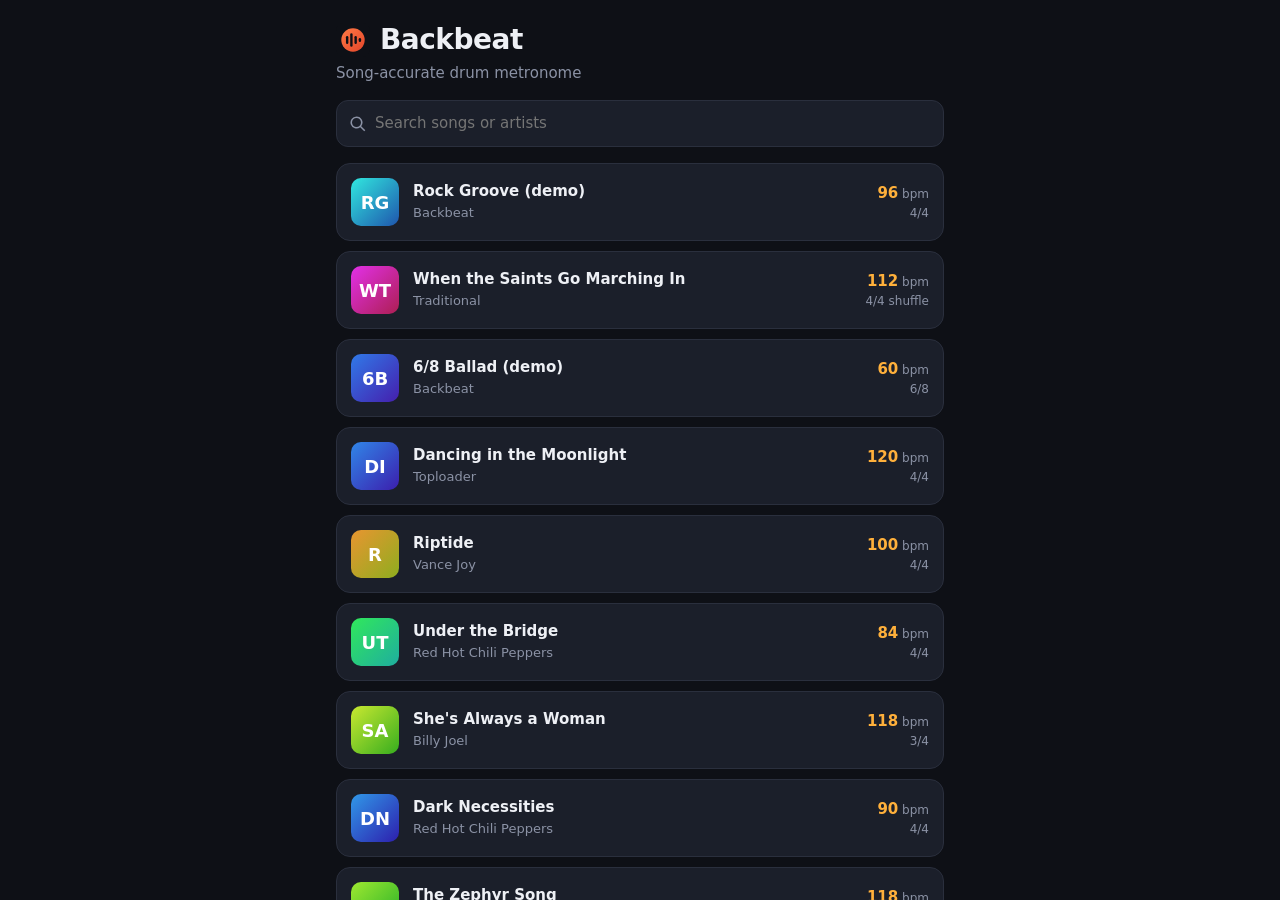
<file: index.html>
<!doctype html>
<html lang="en">
<head>
  <meta charset="utf-8">
  <meta name="viewport" content="width=device-width, initial-scale=1, viewport-fit=cover, user-scalable=no">
  <meta name="theme-color" content="#0e1016">
  <meta name="apple-mobile-web-app-capable" content="yes">
  <meta name="apple-mobile-web-app-status-bar-style" content="black-translucent">
  <meta name="apple-mobile-web-app-title" content="Backbeat">
  <title>Backbeat</title>
  <link rel="manifest" href="manifest.webmanifest">
  <link rel="icon" href="icons/icon.svg" type="image/svg+xml">
  <link rel="apple-touch-icon" href="icons/icon-192.png">
  <link rel="stylesheet" href="styles.css">
</head>
<body>
  <!-- ============ LIBRARY ============ -->
  <section id="library" class="view active">
    <header class="lib-head">
      <div class="brand">
        <img src="icons/icon.svg" alt="" width="34" height="34">
        <h1>Backbeat</h1>
      </div>
      <p class="sub">Song-accurate drum metronome</p>
      <div class="search">
        <svg viewBox="0 0 24 24" width="18" height="18"><path fill="currentColor" d="M10 2a8 8 0 0 1 6.32 12.9l5.39 5.4-1.41 1.4-5.4-5.39A8 8 0 1 1 10 2zm0 2a6 6 0 1 0 0 12 6 6 0 0 0 0-12z"/></svg>
        <input id="search" type="search" placeholder="Search songs or artists" autocomplete="off">
      </div>
    </header>
    <ul id="songList" class="song-list"></ul>
    <p class="lib-foot"><span id="songCount"></span> · Want another song? Ask Claude to add it.</p>
  </section>

  <!-- ============ PLAYER ============ -->
  <section id="player" class="view">
    <header class="top">
      <button class="icon-btn" id="backBtn" aria-label="Back to library">
        <svg viewBox="0 0 24 24" width="24" height="24"><path fill="currentColor" d="M15.4 4.6 8 12l7.4 7.4-1.4 1.4L5.2 12 14 3.2z"/></svg>
      </button>
      <div class="title-wrap">
        <div id="songTitle" class="song-title"></div>
        <div id="songMeta" class="song-meta"></div>
      </div>
      <button class="icon-btn" id="menuBtn" aria-label="Song options">
        <svg viewBox="0 0 24 24" width="22" height="22"><circle cx="12" cy="5" r="2" fill="currentColor"/><circle cx="12" cy="12" r="2" fill="currentColor"/><circle cx="12" cy="19" r="2" fill="currentColor"/></svg>
      </button>
    </header>

    <div class="scroll" id="playerScroll">
      <!-- song structure strip -->
      <div id="sections" class="sections" role="list"></div>

      <!-- NOW: where you are + the chord to play (pinned with the tabs) -->
      <div class="pinned">
      <div class="now" id="nowCard">
        <div class="now-chord" id="nowChord" hidden>
          <div class="now-name" id="chordNow">–</div>
          <div class="diagram big" id="diagNow"></div>
        </div>
        <div class="now-side">
          <div class="pos-left">
            <button class="step-btn" id="barPrev" aria-label="Previous bar">‹</button>
            <div id="posLabel" class="pos-label"></div>
            <button class="step-btn" id="barNext" aria-label="Next bar">›</button>
          </div>
          <div id="beatDots" class="beat-dots"></div>
          <div class="strum-row" id="strumRow" hidden><div class="strum" id="strumStrip"></div></div>
          <div class="next" id="nextBox" hidden>
            <div class="diagram small" id="diagNext"></div>
            <div><small>Next</small><b id="chordNext">–</b></div>
          </div>
          <div class="now-chips" id="nowChips" hidden>
            <span class="capo" id="capoLabel"></span>
            <button class="chip small" id="strumBtn" aria-pressed="true">🎸 Strum</button>
            <button class="chip small" id="cueBtn" aria-pressed="true">🎵 Cue</button>
          </div>
        </div>
      </div>

      <!-- views -->
      <div class="tabs" role="tablist">
        <button class="tab" role="tab" data-tab="lyrics">Lyrics</button>
        <button class="tab" role="tab" data-tab="chords" id="chordsTab">Chords</button>
        <button class="tab" role="tab" data-tab="drums">Drums</button>
      </div>
      </div>

      <div class="tabpanel" data-panel="lyrics">
        <div class="panel-head">
          <span>Lyrics</span>
          <span class="panel-actions">
            <button class="chip small" id="fontDown" aria-label="Smaller text">A−</button>
            <button class="chip small" id="fontUp" aria-label="Larger text">A+</button>
            <button class="chip small" id="editLyricsBtn">Edit</button>
          </span>
        </div>
        <div id="lyrics" class="lyrics"></div>
      </div>

      <div class="tabpanel" data-panel="chords">
        <div class="panel-head"><span>Shapes in this song <small id="shapesCapo"></small></span></div>
        <div class="shapes" id="shapes"></div>
        <div class="panel-head"><span>Chart <small>· tap a bar to go there</small></span></div>
        <div class="chart" id="chart"></div>
      </div>

      <div class="tabpanel" data-panel="drums">
        <div class="panel-head">
          <span>Drums <small id="patName"></small></span>
          <span class="panel-actions"><button class="chip small" id="editBtn" aria-pressed="false">Edit</button></span>
        </div>
        <div id="grid" class="grid"></div>
        <div class="legend"><span><i class="c v3"></i>Accent</span><span><i class="c v2"></i>Hit</span><span><i class="c v1"></i>Ghost</span><span><i class="c vo"></i>Open hat</span><span class="hint">Tap a drum name to mute it</span></div>
      </div>
    </div>

    <!-- transport dock -->
    <footer class="dock">
      <div class="tempo-row">
        <button class="round" id="bpmDown" aria-label="Slower">−</button>
        <div class="bpm-box">
          <input id="bpmInput" class="bpm" inputmode="numeric" pattern="[0-9]*" aria-label="Tempo in BPM">
          <div class="bpm-sub"><span>BPM</span> · <span id="pct">100%</span> of <span id="origBpm">120</span></div>
        </div>
        <button class="round" id="bpmUp" aria-label="Faster">+</button>
      </div>
      <input id="bpmSlider" type="range" min="30" max="260" step="1" aria-label="Tempo slider">
      <div class="chips">
        <button class="chip" id="tapBtn">Tap</button>
        <button class="chip" data-pct="50">50%</button>
        <button class="chip" data-pct="75">75%</button>
        <button class="chip" data-pct="90">90%</button>
        <button class="chip" data-pct="100">100%</button>
      </div>
      <div class="transport">
        <button class="toggle" id="clickBtn" aria-pressed="true">
          <svg viewBox="0 0 24 24" width="20" height="20"><path fill="currentColor" d="M9.2 2h5.6l4.7 20H4.5zM11 4l-1 4.3 6.2-4.3zm-1.5 6.4L7 20h10l-1.9-8z"/></svg>
          <span>Click</span>
        </button>
        <button class="toggle" id="countBtn" aria-pressed="true">
          <svg viewBox="0 0 24 24" width="20" height="20"><path fill="currentColor" d="M5 4h3v16H5zm5.5 0h3v16h-3zM16 4h3v16h-3z"/></svg>
          <span>Count-in</span>
        </button>
        <button class="play" id="playBtn" aria-label="Play">
          <svg class="i-play" viewBox="0 0 24 24" width="34" height="34"><path fill="currentColor" d="M7 4.5v15l13-7.5z"/></svg>
          <svg class="i-stop" viewBox="0 0 24 24" width="30" height="30"><rect x="5" y="5" width="14" height="14" rx="2" fill="currentColor"/></svg>
        </button>
        <button class="toggle" id="loopBtn" aria-pressed="false">
          <svg viewBox="0 0 24 24" width="20" height="20"><path fill="currentColor" d="M7 7h10v3l4-4-4-4v3H5v6h2zm10 10H7v-3l-4 4 4 4v-3h12v-6h-2z"/></svg>
          <span>Loop part</span>
        </button>
        <button class="toggle" id="mixBtn" aria-pressed="false">
          <svg viewBox="0 0 24 24" width="20" height="20"><path fill="currentColor" d="M6 3h2v6h2v2H4V9h2zm0 10h2v8H6zm5 4h2v4h-2zm0-14h2v10h2v2H9v-2h2zm7 0h2v4h2v2h-6V7h2zm0 6h2v8h-2z"/></svg>
          <span>Mix</span>
        </button>
      </div>
      <div class="mixer" id="mixer" hidden>
        <label>Drums <input type="range" id="drumVol" min="0" max="1" step="0.01"></label>
        <label>Click <input type="range" id="clickVol" min="0" max="1" step="0.01"></label>
        <label>Cue <input type="range" id="cueVol" min="0" max="1" step="0.01"></label>
        <label>Strum <input type="range" id="strumVol" min="0" max="1.5" step="0.01"></label>
      </div>
    </footer>
  </section>

  <!-- song options sheet -->
  <div class="sheet-backdrop" id="menuSheet" hidden>
    <div class="sheet">
      <button class="sheet-item" id="resetTempo">Reset tempo to original</button>
      <button class="sheet-item" id="resetDrums">Reset drum edits</button>
      <button class="sheet-item" id="unmuteAll">Unmute all drums</button>
      <button class="sheet-item muted" id="closeMenu">Cancel</button>
    </div>
  </div>

  <!-- lyrics editor -->
  <div class="sheet-backdrop" id="lyricsSheet" hidden>
    <div class="sheet tall">
      <h3>Edit lyrics</h3>
      <p class="help">1. Tap <b>Find lyrics</b> and copy the lyrics from a lyrics site. 2. Come back and tap <b>Paste</b>. 3. Tap <b>Save</b>, and the verses are matched to the song's parts for you. Headers like <code id="sectionHint">[Verse 1]</code> are optional. Saved on this device only.</p>
      <div class="sheet-row top">
        <button class="chip" id="lyricsFind">🔍 Find lyrics</button>
        <button class="chip" id="lyricsPaste">📋 Paste</button>
        <button class="chip" id="lyricsClear">Clear</button>
      </div>
      <textarea id="lyricsText" spellcheck="false"></textarea>
      <div class="sheet-row">
        <button class="chip" id="lyricsRevert">Restore original</button>
        <span class="spacer"></span>
        <button class="chip" id="lyricsCancel">Cancel</button>
        <button class="chip primary" id="lyricsSave">Save</button>
      </div>
    </div>
  </div>

  <div id="toast" class="toast" hidden></div>

  <script src="songs.js"></script>
  <script src="app.js"></script>
</body>
</html>
</file>
<file: styles.css>
:root {
  --bg: #0e1016;
  --bg2: #161922;
  --panel: #1b1f2a;
  --line: #2a2f3d;
  --text: #eef0f5;
  --dim: #8b92a5;
  --accent: #ff6a3d;
  --accent2: #ffb03b;
  --beat: #39d0b4;
  --cell: #252a37;
  --cell-beat: #2d3342;
  --radius: 14px;
  --dock-h: 226px;
  --lyric-size: 19px;
  --safe-b: env(safe-area-inset-bottom, 0px);
  --safe-t: env(safe-area-inset-top, 0px);
}

* { box-sizing: border-box; -webkit-tap-highlight-color: transparent; }
html, body { margin: 0; height: 100%; background: var(--bg); color: var(--text); }
body {
  font: 15px/1.4 system-ui, -apple-system, "Segoe UI", Roboto, sans-serif;
  overscroll-behavior: none;
  -webkit-user-select: none; user-select: none;
}
button { font: inherit; color: inherit; background: none; border: 0; cursor: pointer; }
input, textarea { font: inherit; color: inherit; }

.view { display: none; height: 100%; }
.view.active { display: flex; flex-direction: column; }

/* ---------- library ---------- */
#library { max-width: 640px; margin: 0 auto; padding: calc(var(--safe-t) + 20px) 16px 24px; overflow-y: auto; }
.brand { display: flex; align-items: center; gap: 10px; }
.brand h1 { margin: 0; font-size: 28px; letter-spacing: -0.5px; }
.sub { margin: 4px 0 16px; color: var(--dim); }
.search { display: flex; align-items: center; gap: 8px; background: var(--panel); border: 1px solid var(--line);
  border-radius: 12px; padding: 0 12px; color: var(--dim); }
.search input { flex: 1; border: 0; background: none; padding: 12px 0; outline: none; color: var(--text); min-width: 0; }
.song-list { list-style: none; padding: 0; margin: 16px 0 0; display: grid; grid-template-columns: minmax(0, 1fr); gap: 10px; }
.song-card { display: flex; align-items: center; gap: 14px; width: 100%; text-align: left; padding: 14px;
  background: var(--panel); border: 1px solid var(--line); border-radius: var(--radius); }
.song-card:active { transform: scale(0.99); background: var(--bg2); }
.song-art { flex: none; width: 48px; height: 48px; border-radius: 10px; display: grid; place-items: center;
  font-weight: 700; font-size: 18px; color: #fff; }
.song-info { flex: 1; min-width: 0; }
.song-info b { display: block; white-space: nowrap; overflow: hidden; text-overflow: ellipsis; }
.song-info span { color: var(--dim); font-size: 13px; }
.song-tags { text-align: right; font-size: 12px; color: var(--dim); line-height: 1.5; }
.song-tags b { color: var(--accent2); font-size: 15px; }
.lib-foot { color: var(--dim); text-align: center; font-size: 13px; margin-top: 24px; }
.empty { color: var(--dim); text-align: center; padding: 32px 0; }

/* ---------- player ---------- */
#player { max-width: 720px; margin: 0 auto; width: 100%; }
.top { display: flex; align-items: center; gap: 8px; padding: calc(var(--safe-t) + 8px) 8px 8px; }
.icon-btn { width: 44px; height: 44px; display: grid; place-items: center; border-radius: 50%; color: var(--text); }
.icon-btn:active { background: var(--panel); }
.title-wrap { flex: 1; min-width: 0; text-align: center; }
.song-title { font-weight: 700; font-size: 17px; white-space: nowrap; overflow: hidden; text-overflow: ellipsis; }
.song-meta { color: var(--dim); font-size: 12px; }

.scroll { flex: 1; overflow-y: auto; padding: 0 16px calc(var(--dock-h) + var(--safe-b) + 16px);
  scroll-padding: 250px 0 calc(var(--dock-h) + var(--safe-b) + 16px); }

.sections { display: flex; gap: 3px; height: 40px; margin: 4px 0 10px; }
.sec { position: relative; flex-grow: 1; flex-basis: 0; min-width: 16px; border-radius: 6px; overflow: hidden;
  background: var(--cell); font-size: 10px; font-weight: 600; color: var(--dim); text-align: left; padding: 0 5px;
  white-space: nowrap; text-overflow: clip; }
.sec span { position: relative; z-index: 1; }
.sec .fill { position: absolute; inset: 0; width: 0; opacity: 0.35; }
.sec.active { color: #fff; outline: 2px solid var(--accent); outline-offset: -2px; }
.sec.done .fill { width: 100%; opacity: 0.18; }

.pos-left { display: flex; align-items: center; gap: 4px; min-width: 0; }
.step-btn { width: 30px; height: 30px; border-radius: 8px; background: var(--bg2); border: 1px solid var(--line); font-size: 18px; line-height: 1; flex: none; }
.pos-label { white-space: nowrap; overflow: hidden; text-overflow: ellipsis; padding: 0 4px; font-weight: 700; font-size: 15px; flex: 1; min-width: 0; }
.pos-label small { color: var(--dim); font-weight: 500; }
.beat-dots { display: flex; gap: 8px; }
.dot { width: 14px; height: 14px; border-radius: 50%; background: var(--cell-beat); transition: transform 60ms, background 60ms; }
.dot.first { width: 18px; height: 18px; }
.dot.on { background: var(--beat); transform: scale(1.2); box-shadow: 0 0 12px var(--beat); }
.dot.first.on { background: var(--accent); box-shadow: 0 0 14px var(--accent); }
.dot.count { background: var(--accent2); box-shadow: 0 0 12px var(--accent2); }

/* "now" card: current chord shape + position + next chord */
.now { display: flex; gap: 14px; margin-bottom: 8px !important; background: var(--panel); border: 1px solid var(--line); border-radius: var(--radius);
  padding: 12px; margin-bottom: 12px; align-items: stretch; }
.now-chord { flex: none; width: 100px; text-align: center; }
.now-chord[hidden], .next[hidden], .now-chips[hidden] { display: none; }
.now-name { font-size: 26px; font-weight: 800; color: var(--accent2); letter-spacing: -0.5px; line-height: 1.1;
  white-space: nowrap; overflow: hidden; text-overflow: ellipsis; }
.now-side { flex: 1; min-width: 0; display: flex; flex-direction: column; gap: 10px; justify-content: center; }
.next { display: flex; align-items: center; gap: 10px; color: var(--dim); }
.next small { display: block; font-size: 11px; text-transform: uppercase; letter-spacing: 0.08em; }
.next b { font-size: 18px; color: var(--text); }
.now-chips { display: flex; align-items: center; gap: 8px; }
.capo { font-size: 12px; color: var(--accent2); font-weight: 700; border: 1px solid var(--line); border-radius: 999px; padding: 3px 9px; }
.capo:empty { display: none; }
/* strum pattern strip */
.strum-row[hidden] { display: none; }
.strum { display: flex; gap: 2px; }
.strum.empty::after { content: 'no strum'; color: var(--dim); font-size: 11px; }
.strum i { flex: 1; min-width: 0; height: 24px; border-radius: 5px; background: var(--bg2); display: grid; place-items: center;
  font-style: normal; font-weight: 800; font-size: 14px; color: var(--dim); }
.strum i.beat { background: var(--cell-beat); }
.strum i.hard { color: var(--text); }
.strum i.on { background: var(--accent2); color: #1a1205; }
.now-chips { flex-wrap: wrap; }
#strumBtn[aria-pressed=true] { border-color: var(--accent2); color: var(--accent2); }
#strumBtn[aria-pressed=false] { opacity: 0.6; }
#cueBtn[aria-pressed=true] { border-color: var(--accent2); color: var(--accent2); }
#cueBtn[aria-pressed=false] { opacity: 0.6; }

/* chord diagrams (SVG) */
.diagram svg { display: block; width: 100%; height: auto; }
.diagram.big { width: 84px; margin: 2px auto 0; }
.diagram.small { width: 44px; flex: none; }
.cd-grid { stroke: var(--dim); stroke-width: 1; }
.cd-nut { stroke: var(--text); stroke-width: 3.5; stroke-linecap: round; }
.cd-dot { fill: var(--accent2); }
.cd-mark { fill: none; stroke: var(--dim); stroke-width: 1.3; }
.cd-x { stroke: var(--dim); stroke-width: 1.3; }
.cd-fr { fill: var(--dim); font: 600 8px system-ui, sans-serif; }
.cd-none { fill: var(--dim); font: 600 9px system-ui, sans-serif; }

/* tabs */
.pinned { position: sticky; top: 0; z-index: 3; background: var(--bg); padding-top: 4px; margin: 0 -16px; padding-left: 16px; padding-right: 16px; }
.tabs { display: flex; gap: 4px; padding: 0 0 8px; }

.tab { flex: 1; padding: 9px 0; border-radius: 10px; font-weight: 700; font-size: 13px; color: var(--dim); background: var(--panel); border: 1px solid var(--line); }
.tab.on { color: var(--text); background: var(--bg2); border-color: var(--accent); box-shadow: inset 0 -2px 0 var(--accent); }
.tab[hidden] { display: none; }
.tabpanel { display: none; background: var(--panel); border: 1px solid var(--line); border-radius: var(--radius); padding: 12px; margin-bottom: 12px; }
.tabpanel.on { display: block; }

/* chords tab */
.shapes { display: grid; grid-template-columns: repeat(auto-fill, minmax(64px, 1fr)); gap: 10px 8px; margin-bottom: 16px; }
.shape { text-align: center; padding: 6px 4px; border-radius: 10px; border: 1px solid transparent; }
.shape b { display: block; font-size: 13px; margin-bottom: 2px; white-space: nowrap; overflow: hidden; text-overflow: ellipsis; }
.shape .diagram { width: 56px; margin: 0 auto; }
.shape.on { border-color: var(--accent2); background: rgba(255,176,59,.08); }
.chart-sec { margin-bottom: 12px; }
.chart-sec h4 { margin: 0 0 6px; font-size: 12px; text-transform: uppercase; letter-spacing: 0.08em; display: flex; align-items: center; gap: 6px; }
.chart-sec h4 i { width: 8px; height: 8px; border-radius: 2px; display: inline-block; }
.chart-sec h4 small { color: var(--dim); font-weight: 500; text-transform: none; letter-spacing: 0; }
.bars { display: grid; grid-template-columns: repeat(4, minmax(0, 1fr)); gap: 3px; }
.bar { min-height: 38px; padding: 4px 6px; border-radius: 6px; background: var(--cell); text-align: left; font-size: 13px; font-weight: 700;
  display: flex; flex-wrap: wrap; align-content: center; gap: 0 6px; overflow: hidden; }
.bar .rest { color: var(--dim); font-weight: 500; }
.bar { position: relative; }
.bar .meter { position: absolute; right: 4px; bottom: 2px; font-size: 9px; font-style: normal; font-weight: 600; color: var(--dim); }
.bar.on .meter { color: #fff; }
.bar.on { background: var(--accent); color: #fff; }
.bar.on .rest { color: #fff; }
.chart-empty { color: var(--dim); }

/* section chords shown in the lyrics headers */
.lchords { display: block; margin-top: 2px; font-size: 12px; color: var(--accent2); text-transform: none; letter-spacing: 0; font-weight: 600;
  white-space: nowrap; overflow: hidden; text-overflow: ellipsis; }
.panel { background: var(--panel); border: 1px solid var(--line); border-radius: var(--radius); padding: 12px; margin-bottom: 12px; }
.panel-head { display: flex; align-items: center; justify-content: space-between; margin-bottom: 10px;
  font-weight: 700; font-size: 13px; text-transform: uppercase; letter-spacing: 0.08em; color: var(--dim); }
.panel-head small { text-transform: none; letter-spacing: 0; font-weight: 500; margin-left: 6px; }
.panel-actions { display: flex; gap: 6px; }

/* drum grid */
.grid { display: grid; gap: 4px; }
.grow { display: flex; align-items: center; gap: 6px; }
.glabel { flex: none; width: 58px; font-size: 11px; font-weight: 600; color: var(--text); text-align: left; padding: 0;
  height: 26px; white-space: nowrap; overflow: hidden; }
.glabel.muted { color: var(--dim); text-decoration: line-through; opacity: 0.6; }
.gcells { flex: 1; display: grid; gap: 2px; }
.gc { height: 26px; border-radius: 4px; background: var(--cell); position: relative; padding: 0; }
.gc.beat { background: var(--cell-beat); }
.gc.gap { margin-left: 3px; }
.gc.v1::after, .gc.v2::after, .gc.v3::after, .gc.vo::after { content: ""; position: absolute; inset: 3px; border-radius: 3px; }
.gc.v1::after { background: var(--accent); opacity: 0.35; inset: 7px; }
.gc.v2::after { background: var(--accent); opacity: 0.85; }
.gc.v3::after { background: var(--accent2); box-shadow: 0 0 6px rgba(255,176,59,.5); }
.gc.vo::after { background: transparent; border: 3px solid var(--beat); }
.gc.now { outline: 2px solid #fff; outline-offset: -1px; }
.gc.now.v1::after, .gc.now.v2::after, .gc.now.v3::after { filter: brightness(1.4); }
.grow.muted .gc::after { opacity: 0.15 !important; }
.grid.editing .gc { cursor: pointer; }
.grid.editing { outline: 1px dashed var(--accent2); outline-offset: 6px; border-radius: 6px; }
.legend { display: flex; flex-wrap: wrap; gap: 10px; margin-top: 10px; font-size: 11px; color: var(--dim); align-items: center; }
.legend .c { display: inline-block; width: 10px; height: 10px; border-radius: 2px; margin-right: 4px; vertical-align: -1px; }
.legend .c.v1 { background: var(--accent); opacity: 0.4; }
.legend .c.v2 { background: var(--accent); }
.legend .c.v3 { background: var(--accent2); }
.legend .c.vo { border: 2px solid var(--beat); }
.legend .hint { margin-left: auto; }

/* lyrics */
.lyrics { font-size: var(--lyric-size); line-height: 1.55; -webkit-user-select: text; user-select: text; }
.lblock { padding: 10px 12px; border-radius: 10px; margin: 0 -4px 6px; border-left: 3px solid transparent; cursor: pointer; transition: background 200ms, opacity 200ms; opacity: 0.55; }
.lblock h4 { margin: 0 0 4px; font-size: 12px; text-transform: uppercase; letter-spacing: 0.08em; color: var(--dim); }
.lblock h4 small { font-weight: 500; text-transform: none; letter-spacing: 0; }
.lblock p { margin: 0; white-space: pre-wrap; }
.lblock .instr { color: var(--dim); font-style: italic; font-size: 0.8em; }
.lblock.active { opacity: 1; background: rgba(255,106,61,.08); border-left-color: var(--accent); }
.lblock.active h4 { color: var(--accent); }
.lblock .ln { transition: color 150ms; }
.lblock.active .ln.cur { color: var(--accent2); }
.lyrics.static .lblock { opacity: 1; cursor: default; }
.lyrics-empty { color: var(--dim); font-size: 15px; }
.lyrics-empty code { color: var(--accent2); }

/* ---------- dock ---------- */
.dock { position: fixed; left: 0; right: 0; bottom: 0; max-width: 720px; margin: 0 auto;
  background: linear-gradient(to bottom, rgba(14,16,22,0.85), var(--bg) 18px); backdrop-filter: blur(8px);
  border-top: 1px solid var(--line); padding: 12px 16px calc(var(--safe-b) + 12px); }
.tempo-row { display: flex; align-items: center; justify-content: center; gap: 18px; }
.round { width: 48px; height: 48px; border-radius: 50%; background: var(--panel); border: 1px solid var(--line);
  font-size: 26px; font-weight: 500; line-height: 1; }
.round:active { background: var(--line); }
.bpm-box { text-align: center; min-width: 140px; }
.bpm { width: 140px; text-align: center; background: none; border: 0; outline: none; font-size: 46px; font-weight: 800;
  letter-spacing: -2px; line-height: 1; font-variant-numeric: tabular-nums; padding: 0; }
.bpm:focus { color: var(--accent2); }
.bpm-sub { color: var(--dim); font-size: 12px; margin-top: 2px; }
.bpm-sub span:first-child { font-weight: 700; letter-spacing: 0.1em; }

input[type=range] { -webkit-appearance: none; appearance: none; width: 100%; height: 28px; background: none; margin: 6px 0 2px; }
input[type=range]::-webkit-slider-runnable-track { height: 6px; border-radius: 3px; background: var(--line); }
input[type=range]::-moz-range-track { height: 6px; border-radius: 3px; background: var(--line); }
input[type=range]::-webkit-slider-thumb { -webkit-appearance: none; width: 24px; height: 24px; margin-top: -9px; border-radius: 50%;
  background: var(--accent); border: 3px solid var(--bg); box-shadow: 0 0 0 1px var(--accent); }
input[type=range]::-moz-range-thumb { width: 18px; height: 18px; border-radius: 50%; background: var(--accent); border: 3px solid var(--bg); }

.chips { display: flex; gap: 6px; justify-content: center; flex-wrap: wrap; margin: 2px 0 8px; }
.chip { padding: 7px 12px; border-radius: 999px; background: var(--panel); border: 1px solid var(--line); font-size: 13px; font-weight: 600; }
.chip.small { padding: 4px 10px; font-size: 11px; text-transform: none; letter-spacing: 0; }
.chip:active { background: var(--line); }
.chip.on, .chip[aria-pressed=true].small#editBtn { border-color: var(--accent2); color: var(--accent2); }
.chip.primary { background: var(--accent); border-color: var(--accent); color: #fff; }
#tapBtn.flash { background: var(--accent); border-color: var(--accent); color: #fff; }

.transport { display: flex; align-items: center; justify-content: space-between; }
.toggle { display: flex; flex-direction: column; align-items: center; gap: 2px; width: 60px; font-size: 10px; color: var(--dim); font-weight: 600; }
.toggle[aria-pressed=true] { color: var(--accent2); }
.play { width: 66px; height: 66px; border-radius: 50%; background: var(--accent); color: #fff; display: grid; place-items: center;
  box-shadow: 0 6px 24px rgba(255,106,61,.35); }
.play:active { transform: scale(0.96); }
.play .i-stop { display: none; }
.play.playing .i-play { display: none; }
.play.playing .i-stop { display: block; }
.play .i-play { margin-left: 4px; }
.mixer { display: grid; grid-template-columns: 1fr 1fr; gap: 12px; margin-top: 8px; font-size: 12px; color: var(--dim); }
.mixer[hidden] { display: none; }

/* ---------- sheets ---------- */
.sheet-backdrop { position: fixed; inset: 0; background: rgba(0,0,0,.55); display: flex; align-items: flex-end; justify-content: center; z-index: 20; }
.sheet-backdrop[hidden] { display: none; }
.sheet { width: 100%; max-width: 560px; background: var(--bg2); border-radius: 18px 18px 0 0; padding: 12px 16px calc(var(--safe-b) + 16px); border-top: 1px solid var(--line); }
.sheet.tall { height: 86vh; display: flex; flex-direction: column; }
.sheet h3 { margin: 6px 0; }
.sheet .help { color: var(--dim); font-size: 13px; margin: 0 0 10px; }
.sheet code { color: var(--accent2); }
.sheet-item { display: block; width: 100%; padding: 15px 8px; text-align: left; border-bottom: 1px solid var(--line); font-weight: 600; }
.sheet-item.muted { color: var(--dim); border: 0; text-align: center; }
textarea#lyricsText { flex: 1; width: 100%; resize: none; background: var(--panel); border: 1px solid var(--line); border-radius: 10px;
  padding: 12px; font-size: 15px; line-height: 1.5; outline: none; -webkit-user-select: text; user-select: text; }
.sheet-row { display: flex; gap: 8px; margin-top: 10px; align-items: center; }
.sheet-row.top { margin: 0 0 10px; flex-wrap: wrap; }
.spacer { flex: 1; }

.toast { position: fixed; left: 50%; top: calc(var(--safe-t) + 16px); transform: translateX(-50%); background: var(--panel);
  border: 1px solid var(--line); padding: 10px 16px; border-radius: 999px; font-size: 13px; z-index: 30; box-shadow: 0 8px 24px rgba(0,0,0,.4); }
.toast[hidden] { display: none; }

@media (min-width: 700px) {
  .glabel { width: 72px; font-size: 12px; }
  .gc { height: 30px; }
}
@media (max-width: 380px) {
  .glabel { width: 46px; font-size: 10px; }
  .gc { height: 22px; }
  .bpm { font-size: 44px; }
  .toggle { width: 52px; }
}
</file>
